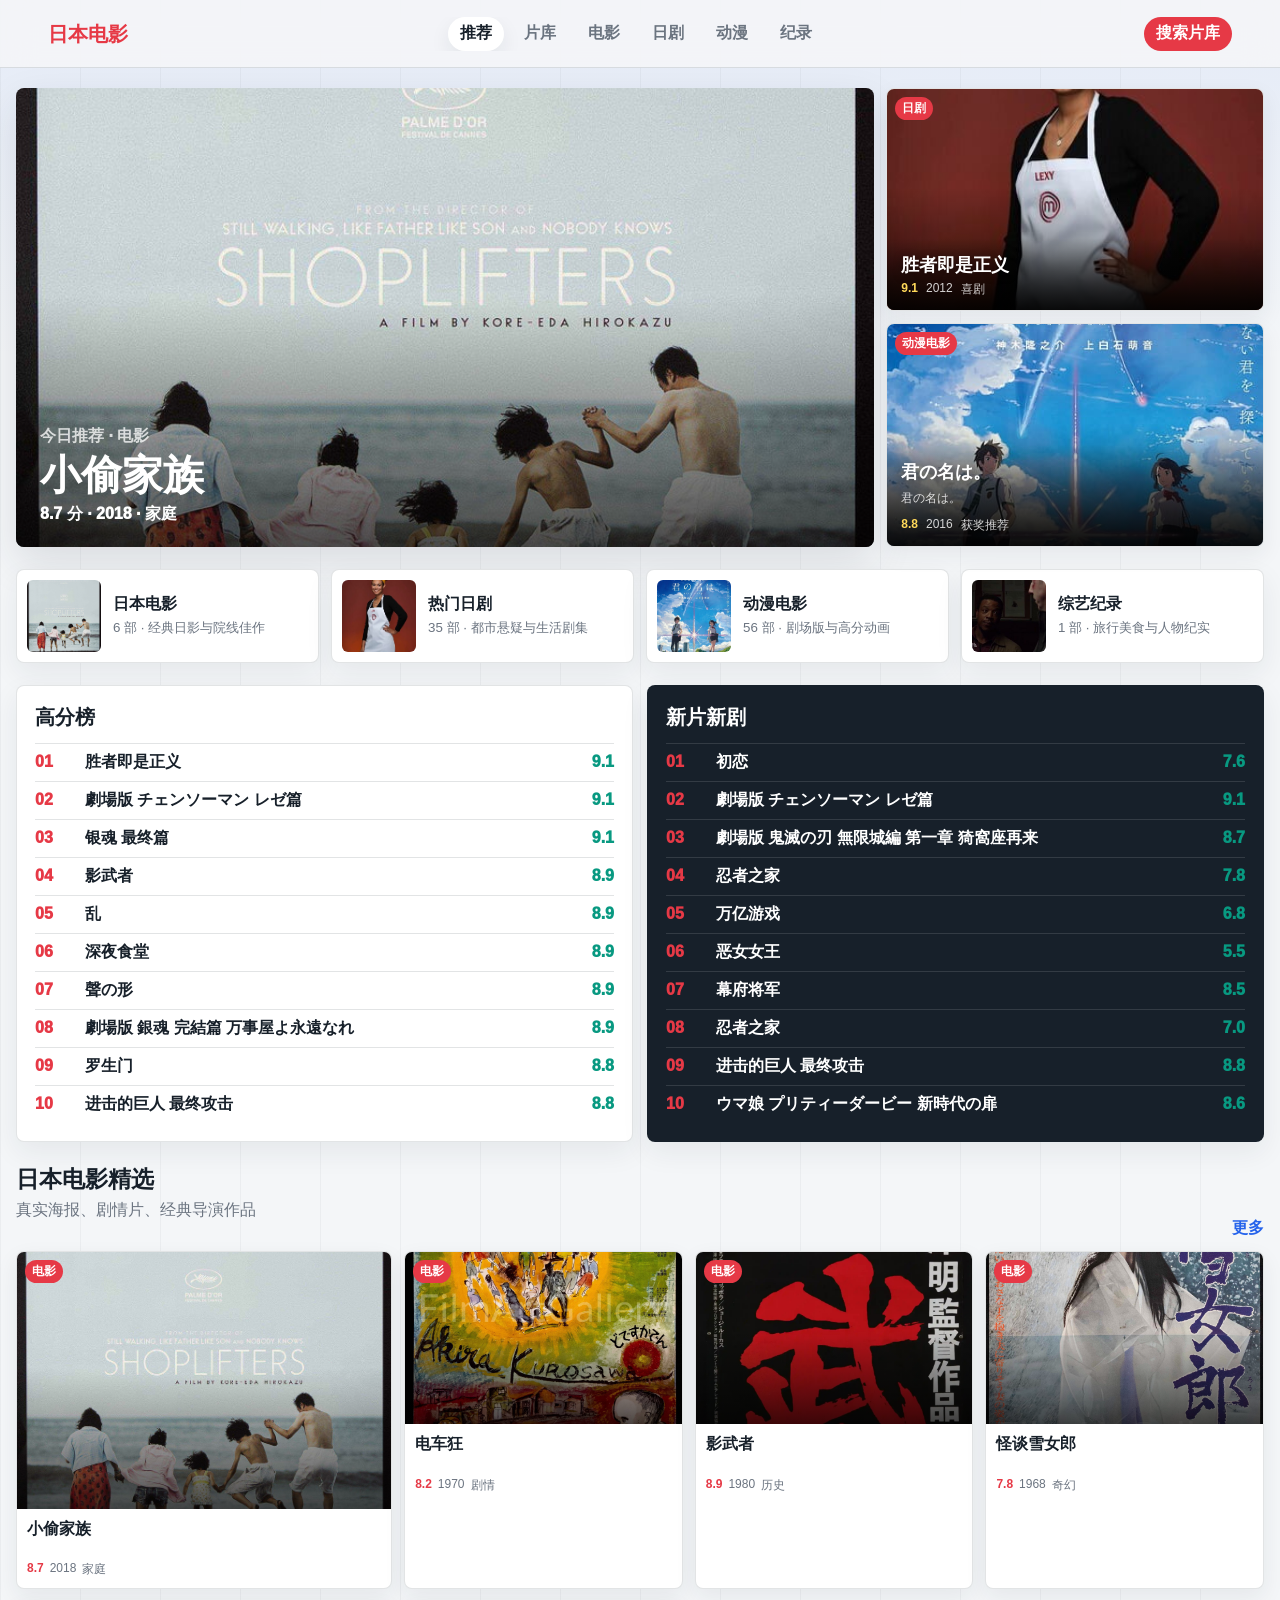
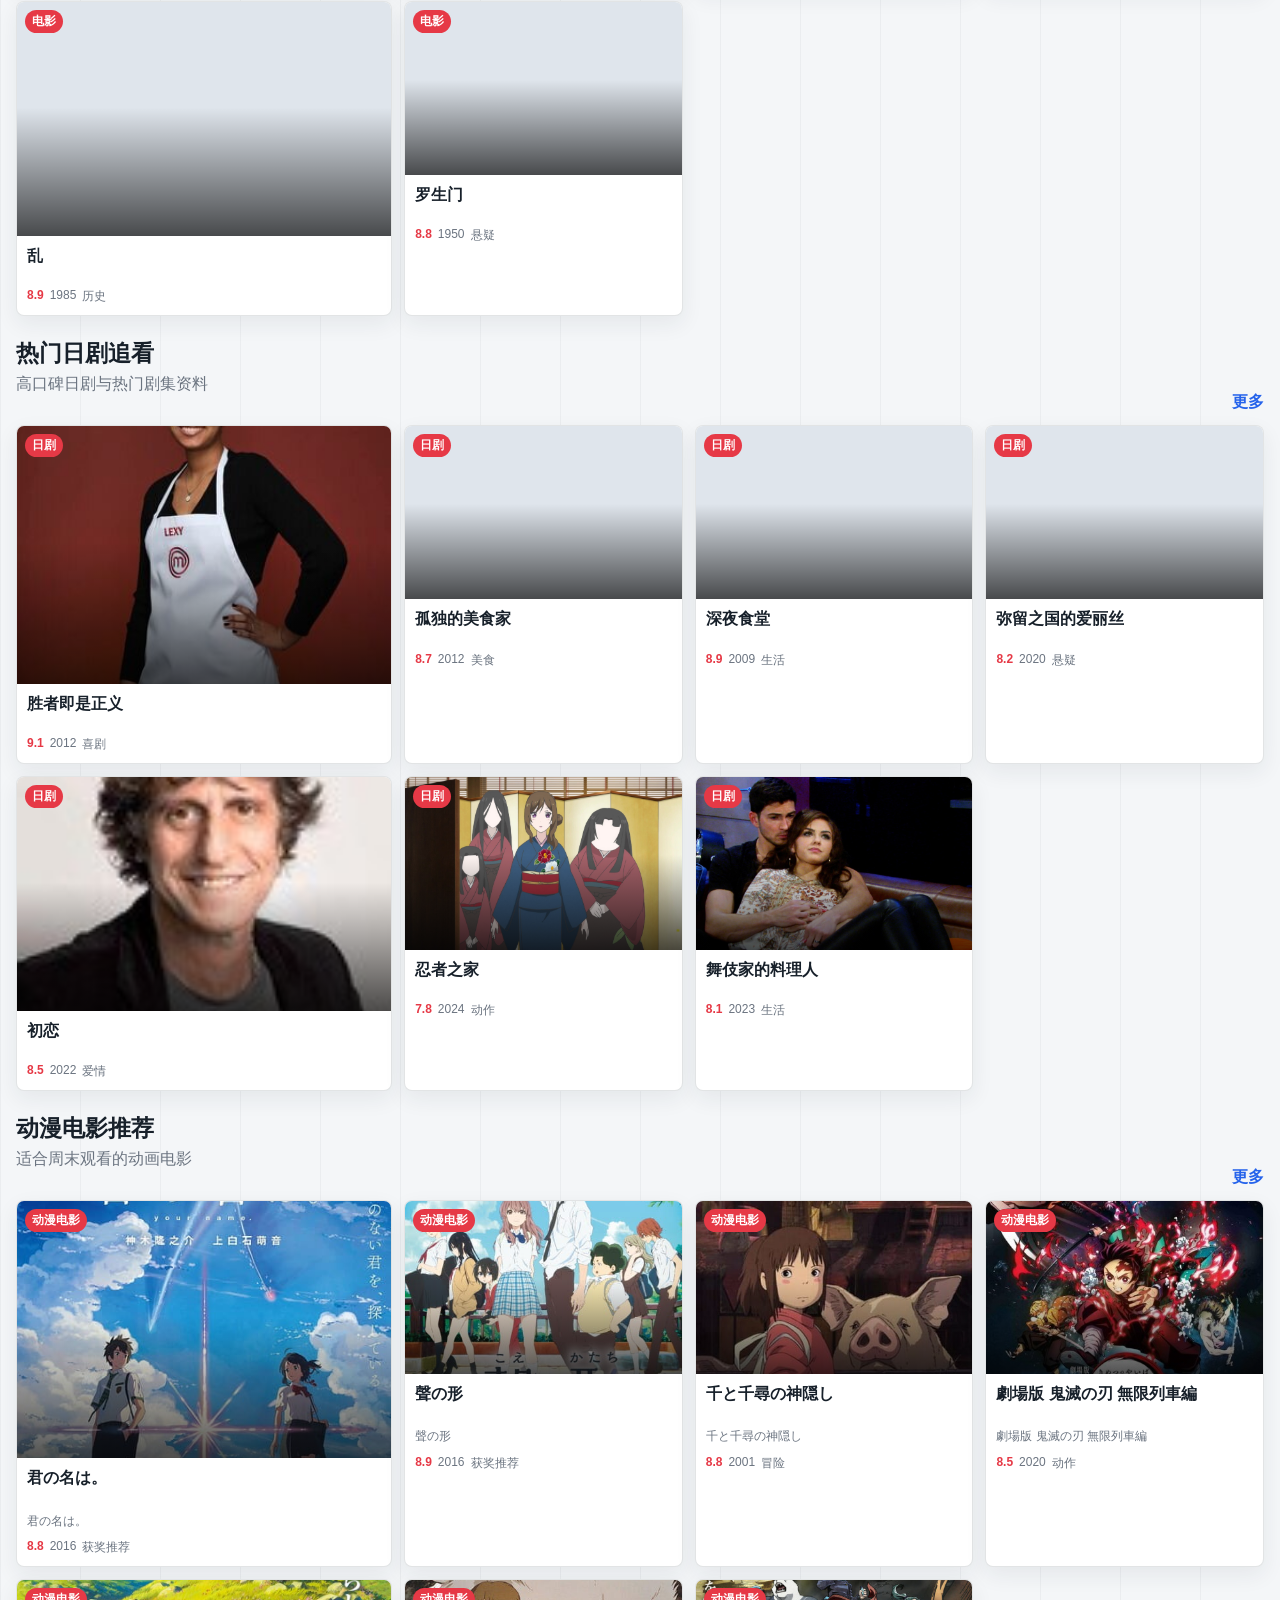
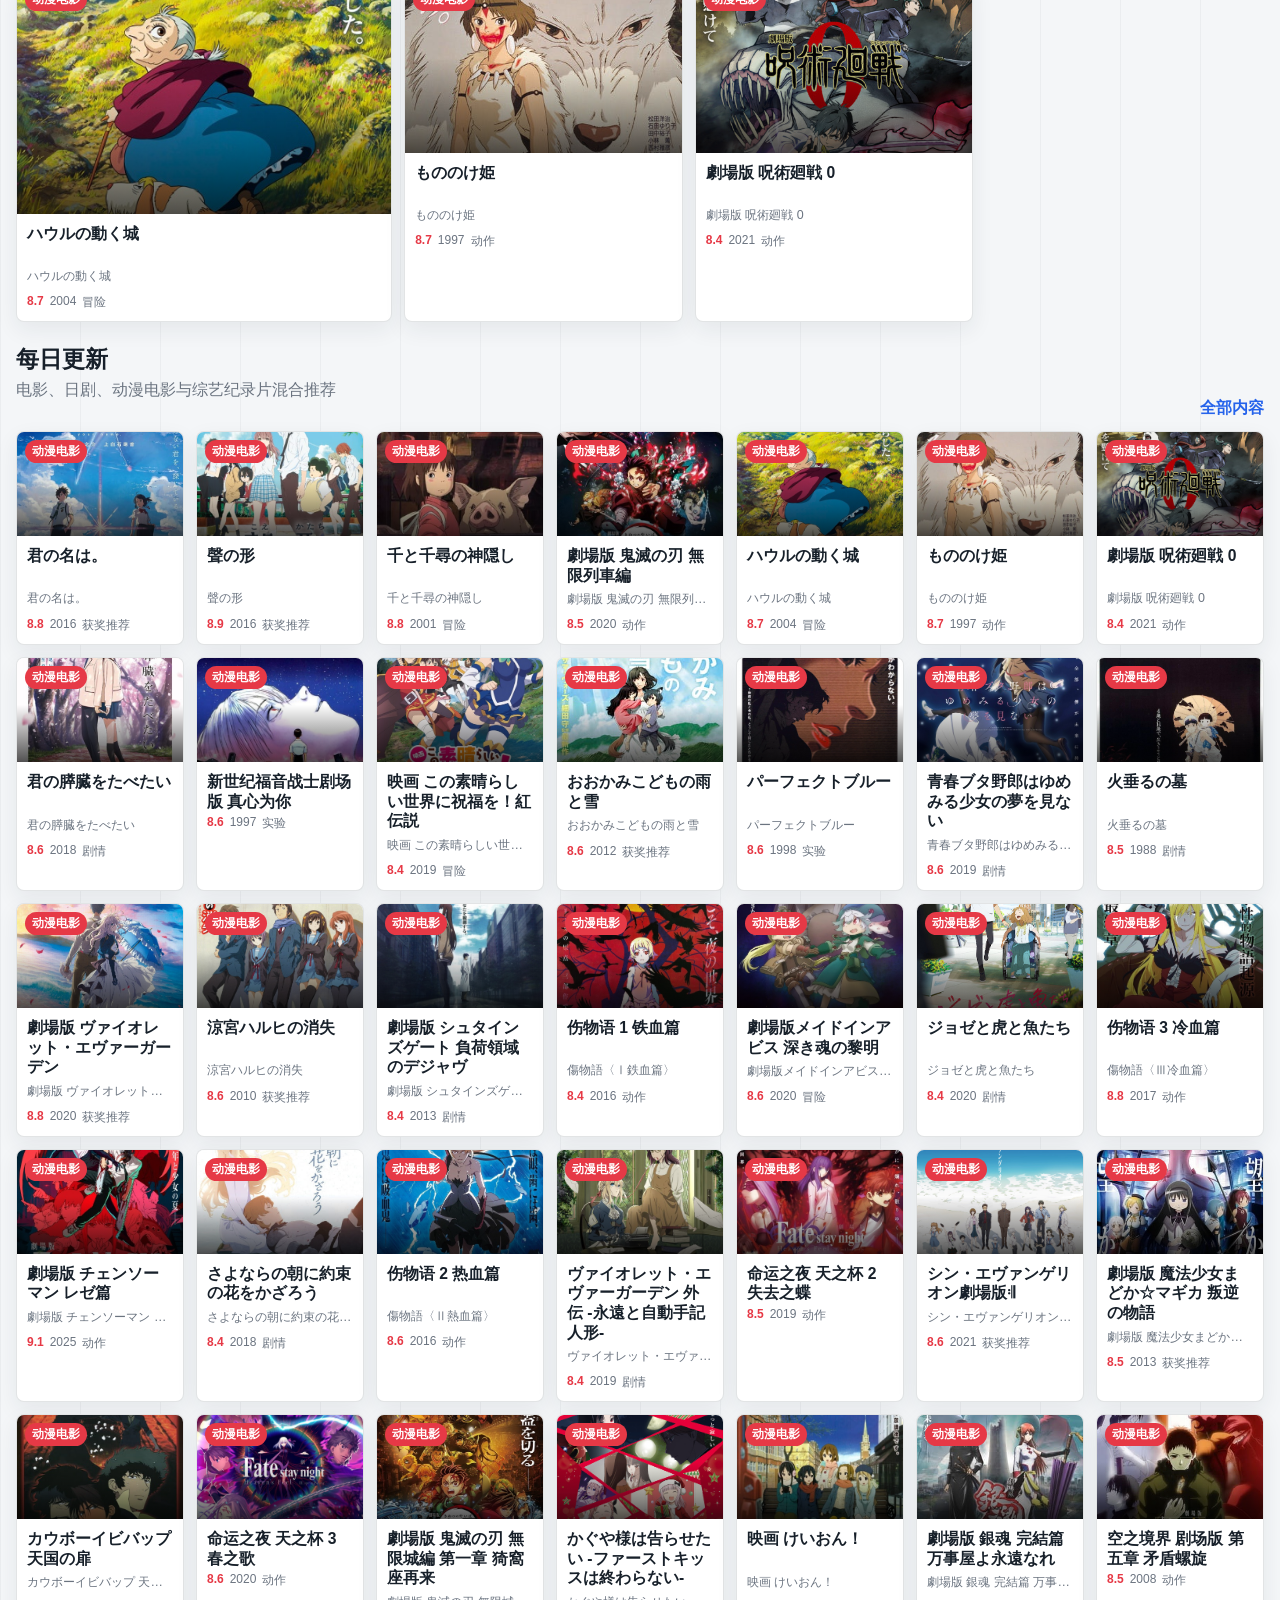
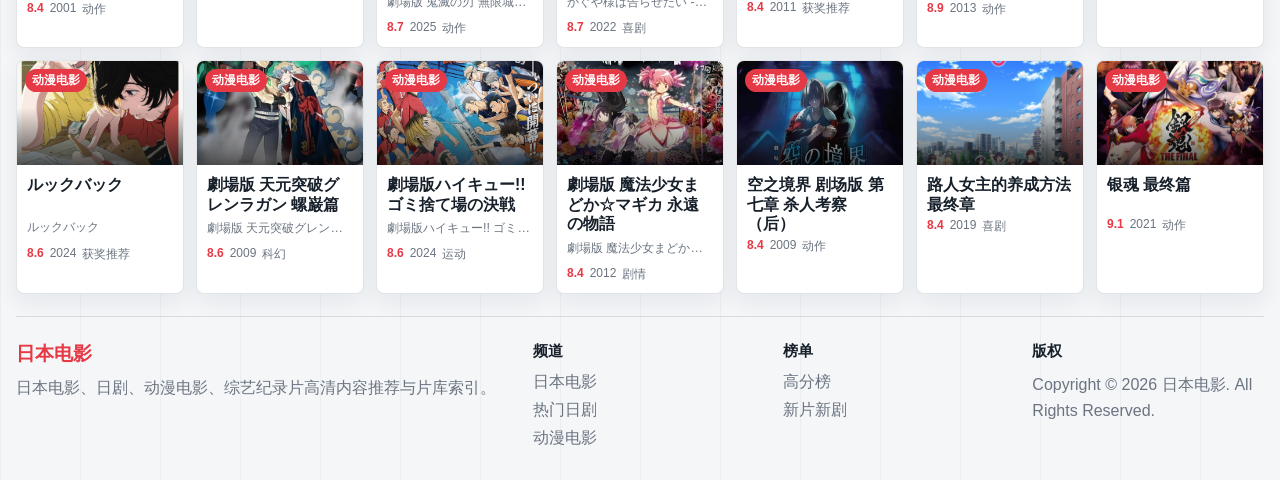
<file: index.html>
<!doctype html>
<html lang="zh-CN">
  <head>
    <meta charset="UTF-8" />
    <meta name="viewport" content="width=device-width, initial-scale=1.0" />
    <title>日本电影 - 最新日本电影日剧动漫综艺纪录片高清在线观看</title>
    <meta name="keywords" content="日本电影,日本电影在线观看,日本电影推荐,日本日剧,日本动漫电影,日本综艺纪录片,日本电影高清,日本影视片库,日本视频,日本经典电影" />
    <meta name="description" content="日本电影汇聚日本电影、日剧、动漫电影、综艺纪录片等高清内容，提供真实海报剧照、评分年份、热门榜单、频道分类和详情推荐，适合查找日系影视资源。" />
    <link rel="stylesheet" href="./styles.css" />
  </head>
  <body data-page="home">
    <header class="header">
      <a class="brand" href="./index.html">日本电影</a>
      <nav class="nav" aria-label="主导航">
        <a class="active" href="./index.html">推荐</a>
        <a href="./library.html">片库</a>
        <a href="./library.html?kind=电影">电影</a>
        <a href="./library.html?kind=日剧">日剧</a>
        <a href="./library.html?kind=动漫电影">动漫</a>
        <a href="./library.html?kind=综艺纪录">纪录</a>
      </nav>
      <a class="pill" href="./library.html">搜索片库</a>
    </header>

    <main>
      <section class="hero">
        <div class="hero-main" id="heroMain"></div>
        <div class="hero-side" id="heroSide"></div>
      </section>

      <section class="channels" id="channels" aria-label="频道入口"></section>

      <section class="dashboard">
        <aside class="list-panel"><h2>高分榜</h2><div id="rankList"></div></aside>
        <aside class="list-panel accent"><h2>新片新剧</h2><div id="freshList"></div></aside>
      </section>

      <section class="collection" id="movieCollection"></section>
      <section class="collection" id="dramaCollection"></section>
      <section class="collection" id="animeCollection"></section>

      <section class="section">
        <div class="section-head"><div><h2>每日更新</h2><p>电影、日剧、动漫电影与综艺纪录片混合推荐</p></div><a href="./library.html">全部内容</a></div>
        <div class="tile-grid" id="dailyGrid"></div>
      </section>
    </main>

    <footer class="footer">
      <div><strong>日本电影</strong><p>日本电影、日剧、动漫电影、综艺纪录片高清内容推荐与片库索引。</p></div>
      <div><h3>频道</h3><a href="./library.html?kind=电影">日本电影</a><a href="./library.html?kind=日剧">热门日剧</a><a href="./library.html?kind=动漫电影">动漫电影</a></div>
      <div><h3>榜单</h3><a href="./library.html?sort=score">高分榜</a><a href="./library.html?sort=year">新片新剧</a></div>
      <div><h3>版权</h3><p>Copyright © 2026 日本电影. All Rights Reserved.</p></div>
    </footer>

    <script src="./items.js?v=20260707-site0008"></script>
    <script src="./app.js?v=20260707-site0008"></script>
  </body>
</html>
</file>
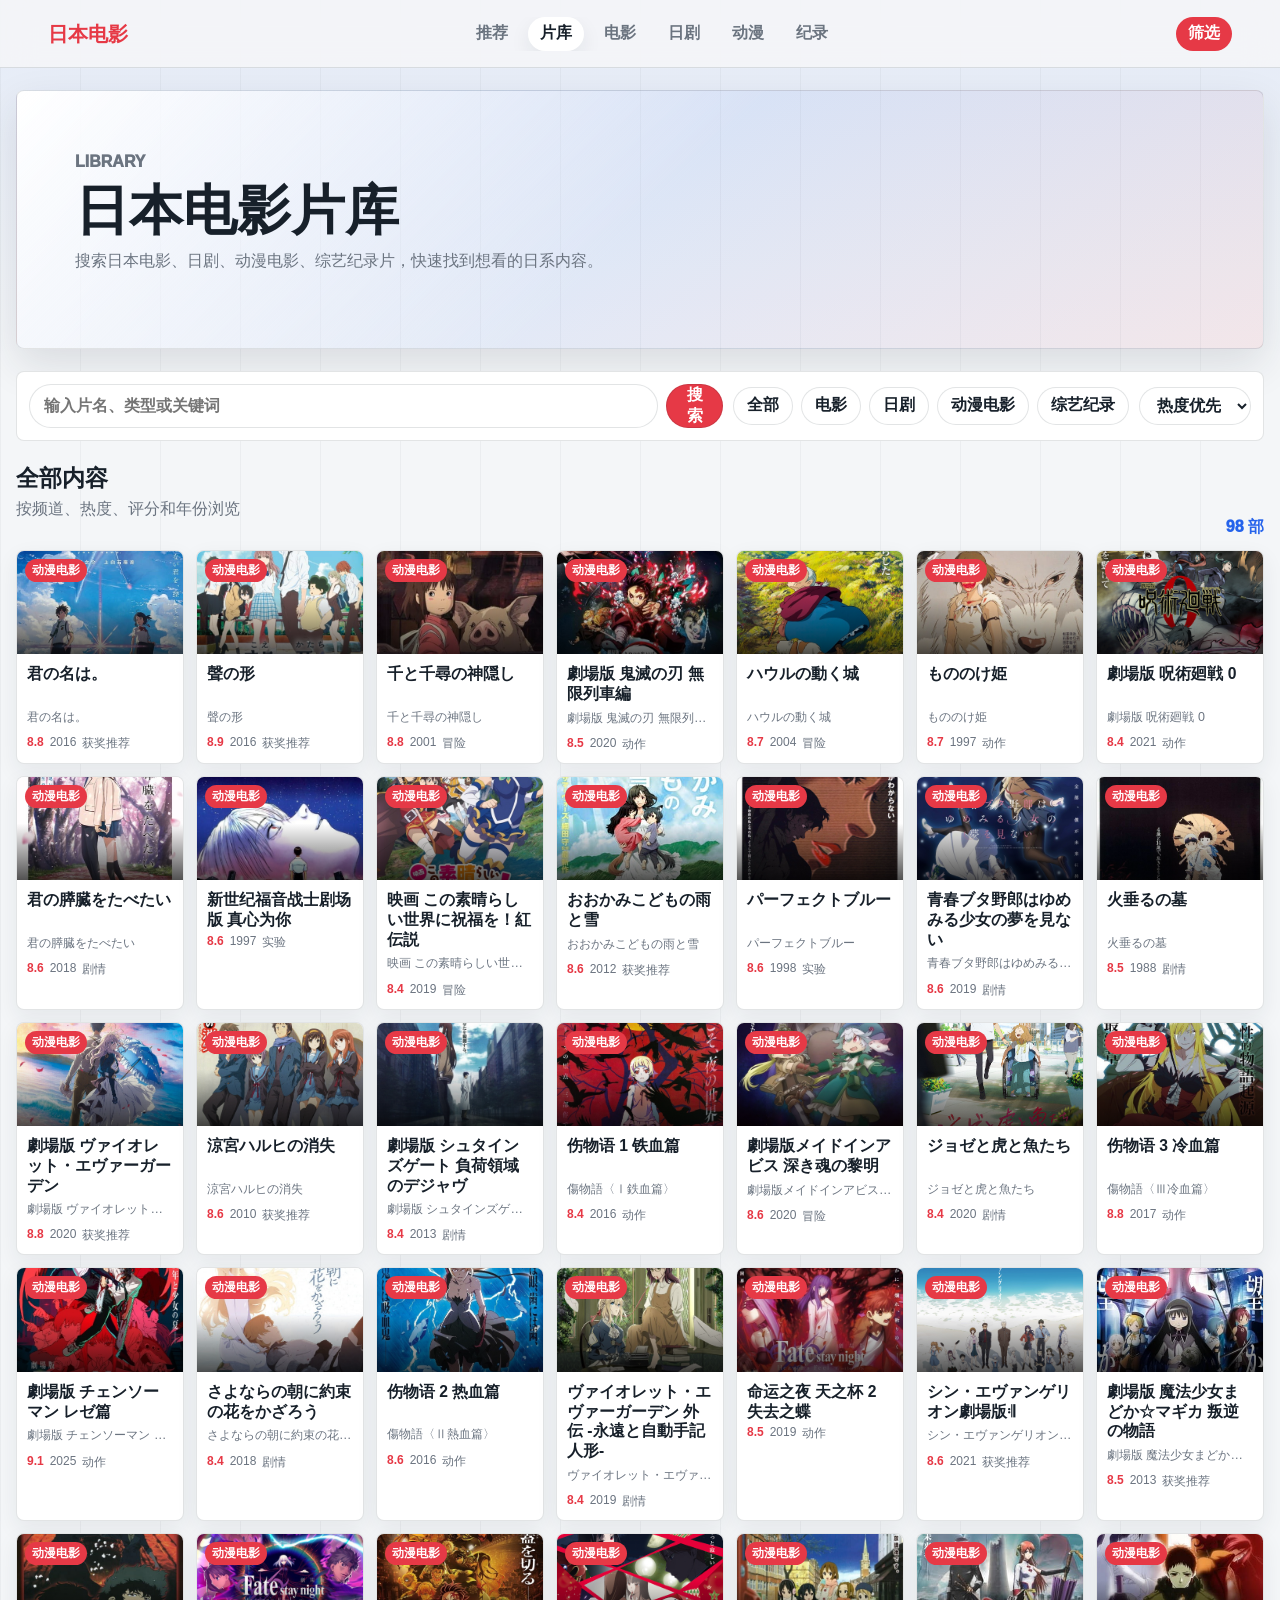
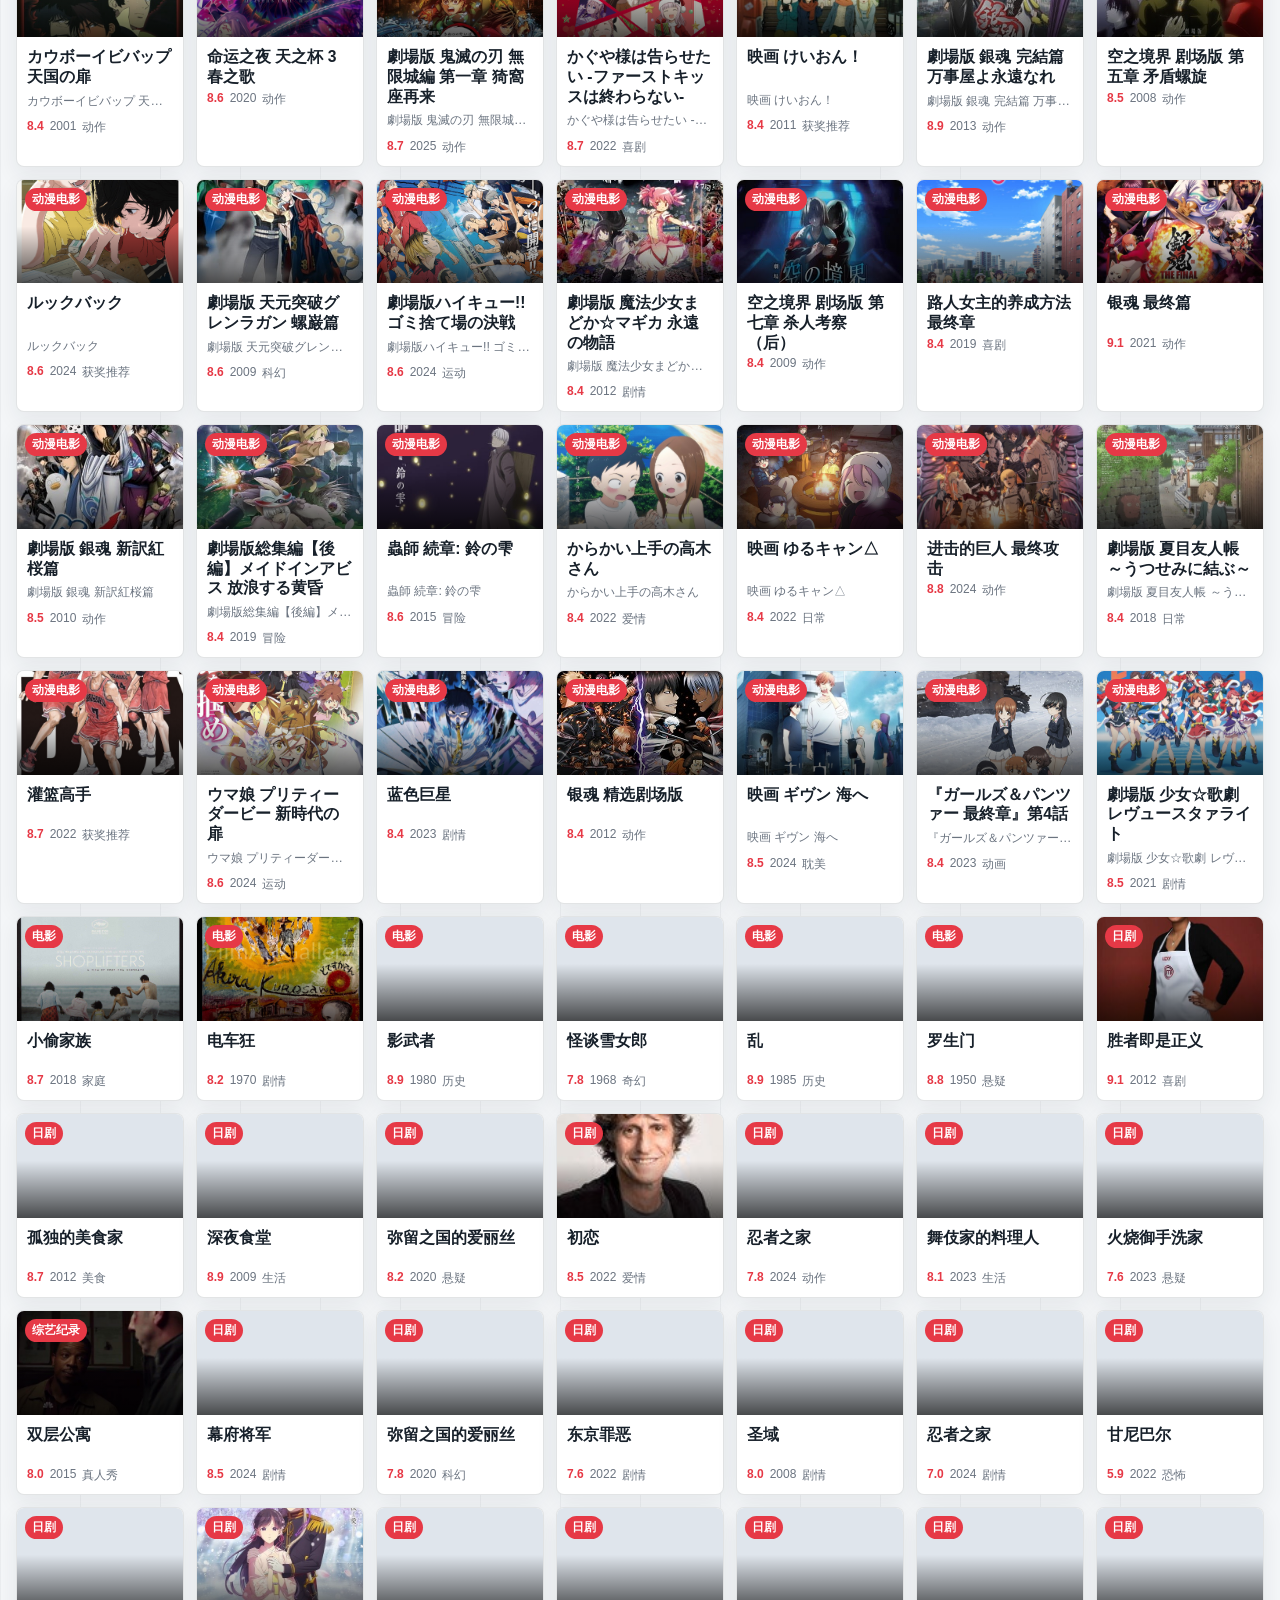
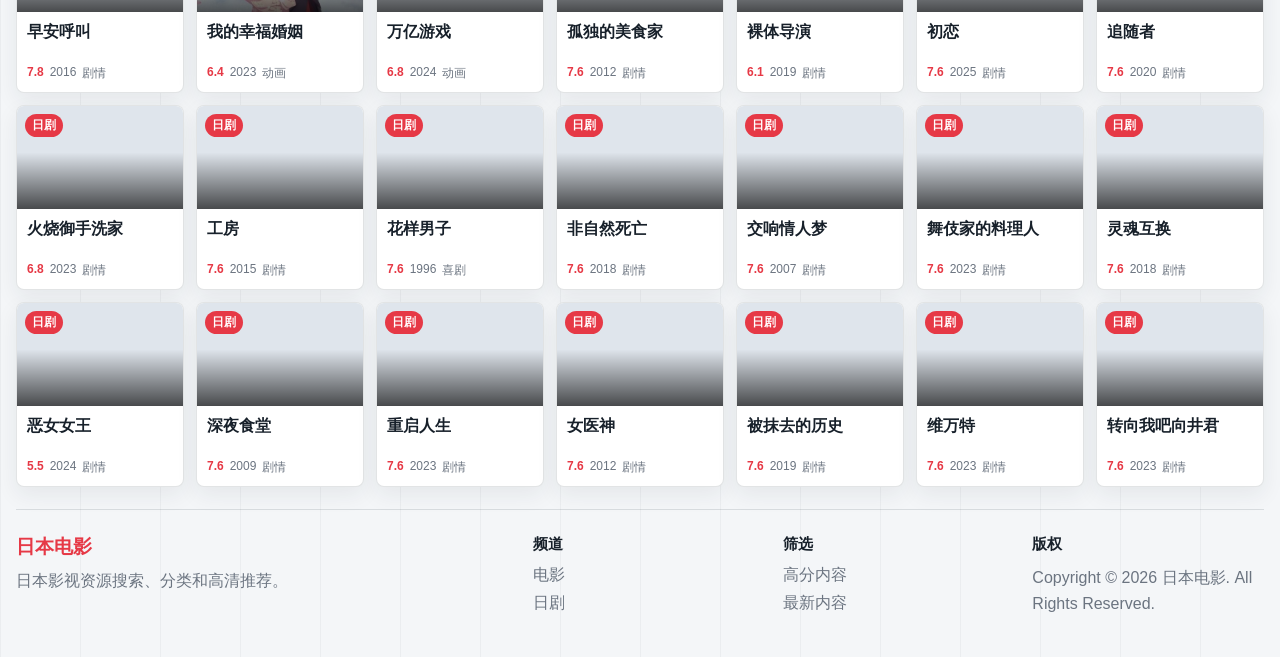
<file: library.html>
<!doctype html>
<html lang="zh-CN">
  <head>
    <meta charset="UTF-8" />
    <meta name="viewport" content="width=device-width, initial-scale=1.0" />
    <title>日本电影片库 - 日本电影日剧动漫综艺纪录片高清搜索</title>
    <meta name="keywords" content="日本电影片库,日本电影在线观看,日本电影搜索,日本日剧片库,日本动漫电影,日本综艺纪录片,日本电影分类,日本视频资源" />
    <meta name="description" content="日本电影片库收录日本电影、日剧、动漫电影、综艺纪录片等高清内容，支持关键词搜索、频道筛选、热度排序、评分排序和年份排序。" />
    <link rel="stylesheet" href="./styles.css" />
  </head>
  <body data-page="library">
    <header class="header">
      <a class="brand" href="./index.html">日本电影</a>
      <nav class="nav" aria-label="主导航">
        <a href="./index.html">推荐</a>
        <a class="active" href="./library.html">片库</a>
        <a href="./library.html?kind=电影">电影</a>
        <a href="./library.html?kind=日剧">日剧</a>
        <a href="./library.html?kind=动漫电影">动漫</a>
        <a href="./library.html?kind=综艺纪录">纪录</a>
      </nav>
      <a class="pill" href="#filters">筛选</a>
    </header>

    <main>
      <section class="page-title">
        <p class="label">Library</p>
        <h1>日本电影片库</h1>
        <p>搜索日本电影、日剧、动漫电影、综艺纪录片，快速找到想看的日系内容。</p>
      </section>

      <section class="filters" id="filters">
        <form id="searchForm" class="search-form">
          <input id="searchInput" type="search" placeholder="输入片名、类型或关键词" />
          <button type="submit">搜索</button>
        </form>
        <div class="filter-buttons">
          <button data-kind="全部">全部</button>
          <button data-kind="电影">电影</button>
          <button data-kind="日剧">日剧</button>
          <button data-kind="动漫电影">动漫电影</button>
          <button data-kind="综艺纪录">综艺纪录</button>
        </div>
        <select id="sortSelect" aria-label="排序">
          <option value="hot">热度优先</option>
          <option value="score">评分优先</option>
          <option value="year">年份优先</option>
        </select>
      </section>

      <section class="section">
        <div class="section-head"><div><h2 id="libraryTitle">全部内容</h2><p>按频道、热度、评分和年份浏览</p></div><span id="resultCount">0 部</span></div>
        <div class="tile-grid" id="libraryGrid"></div>
      </section>
    </main>

    <footer class="footer">
      <div><strong>日本电影</strong><p>日本影视资源搜索、分类和高清推荐。</p></div>
      <div><h3>频道</h3><a href="./library.html?kind=电影">电影</a><a href="./library.html?kind=日剧">日剧</a></div>
      <div><h3>筛选</h3><a href="./library.html?sort=score">高分内容</a><a href="./library.html?sort=year">最新内容</a></div>
      <div><h3>版权</h3><p>Copyright © 2026 日本电影. All Rights Reserved.</p></div>
    </footer>

    <script src="./items.js?v=20260707-site0008"></script>
    <script src="./app.js?v=20260707-site0008"></script>
  </body>
</html>
</file>
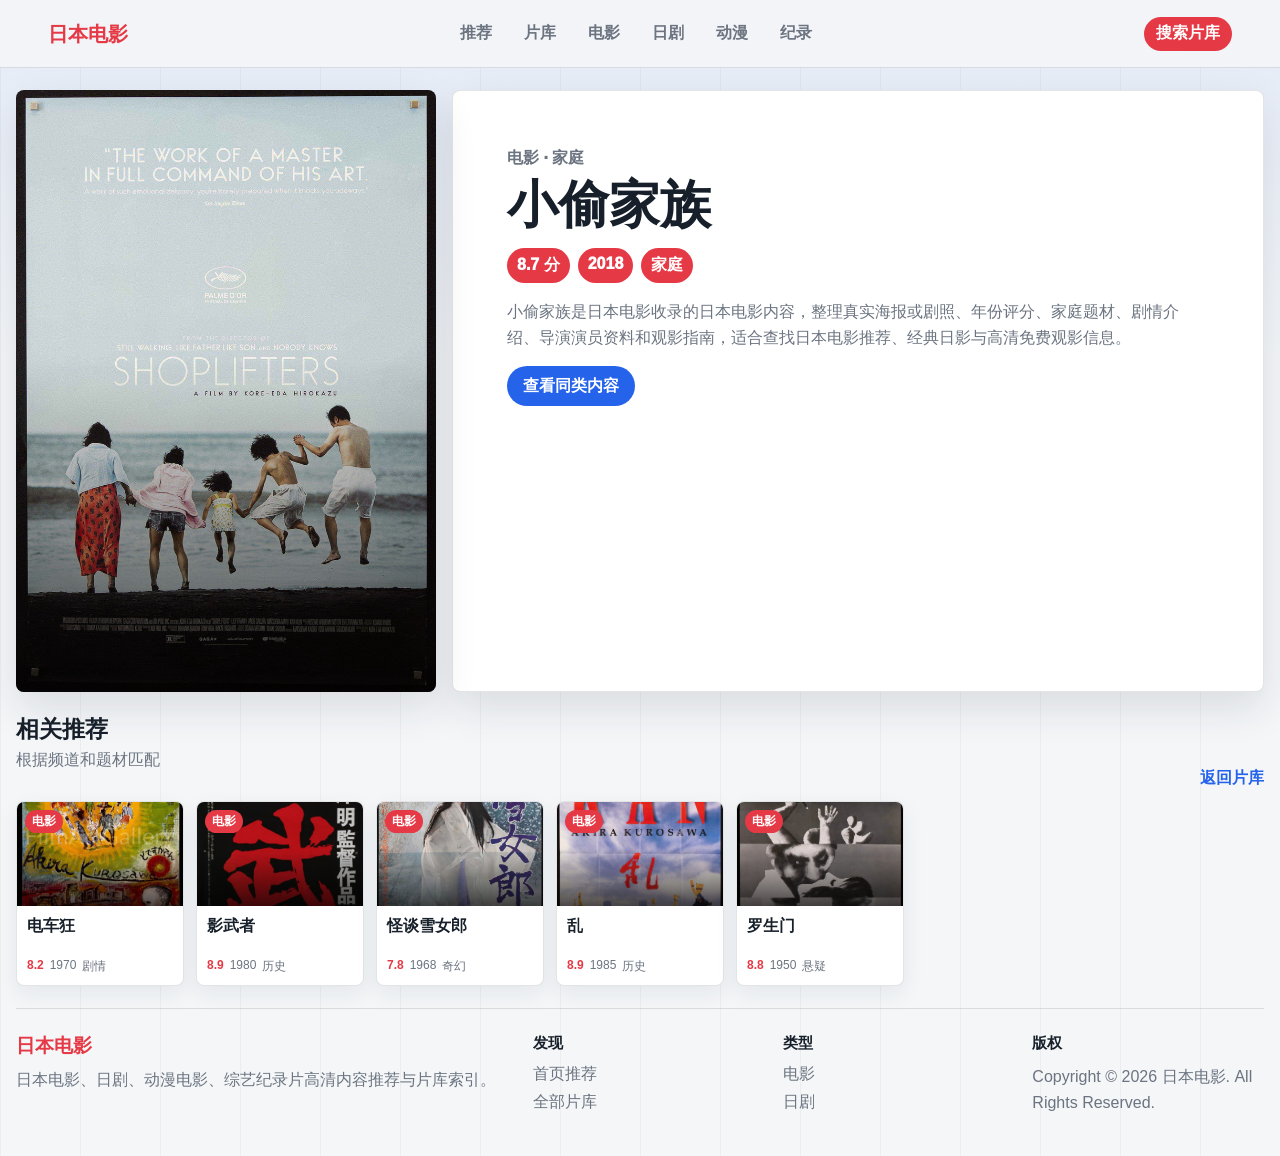
<file: movie.html>
<!doctype html>
<html lang="zh-CN">
  <head>
    <meta charset="UTF-8" />
    <meta name="viewport" content="width=device-width, initial-scale=1.0" />
    <title>日本电影详情 - 日本电影日剧动漫综艺纪录片高清资料</title>
    <meta name="keywords" content="日本电影详情,日本电影高清,日本电影在线观看,日本日剧剧情,日本动漫电影,日本综艺纪录片,日本电影推荐,日本影视资料" />
    <meta name="description" content="查看日本电影、日剧、动漫电影、综艺纪录片详情资料，包含真实海报剧照、评分年份、类型、剧情简介和相关内容推荐。" />
    <link rel="stylesheet" href="./styles.css" />
  </head>
  <body data-page="detail">
    <header class="header">
      <a class="brand" href="./index.html">日本电影</a>
      <nav class="nav" aria-label="主导航">
        <a href="./index.html">推荐</a>
        <a href="./library.html">片库</a>
        <a href="./library.html?kind=电影">电影</a>
        <a href="./library.html?kind=日剧">日剧</a>
        <a href="./library.html?kind=动漫电影">动漫</a>
        <a href="./library.html?kind=综艺纪录">纪录</a>
      </nav>
      <a class="pill" href="./library.html">搜索片库</a>
    </header>

    <main>
      <section class="detail" id="detailRoot"></section>
      <section class="section">
        <div class="section-head"><div><h2>相关推荐</h2><p>根据频道和题材匹配</p></div><a href="./library.html">返回片库</a></div>
        <div class="tile-grid" id="relatedGrid"></div>
      </section>
    </main>

    <footer class="footer">
      <div><strong>日本电影</strong><p>日本电影、日剧、动漫电影、综艺纪录片高清内容推荐与片库索引。</p></div>
      <div><h3>发现</h3><a href="./index.html">首页推荐</a><a href="./library.html">全部片库</a></div>
      <div><h3>类型</h3><a href="./library.html?kind=电影">电影</a><a href="./library.html?kind=日剧">日剧</a></div>
      <div><h3>版权</h3><p>Copyright © 2026 日本电影. All Rights Reserved.</p></div>
    </footer>

    <script src="./items.js?v=20260707-site0008"></script>
    <script src="./app.js?v=20260707-site0008"></script>
  </body>
</html>
</file>
<file: styles.css>
:root {
  color-scheme: light;
  font-family: "Microsoft YaHei UI", "PingFang SC", "Noto Sans SC", Arial, sans-serif;
  --bg: #f4f6f8;
  --paper: #ffffff;
  --ink: #17202a;
  --muted: #6b7480;
  --line: rgba(23,32,42,.12);
  --red: #e63946;
  --blue: #2563eb;
  --green: #089981;
  --shadow: 0 16px 42px rgba(31,41,55,.12);
}

* { box-sizing: border-box; }
html { scroll-behavior: smooth; }
body {
  margin: 0;
  min-height: 100vh;
  color: var(--ink);
  background:
    linear-gradient(90deg, rgba(23,32,42,.04) 1px, transparent 1px),
    linear-gradient(180deg, rgba(37,99,235,.08), transparent 360px),
    var(--bg);
  background-size: 80px 80px, auto;
}
a { color: inherit; text-decoration: none; }
img { display: block; width: 100%; height: 100%; object-fit: cover; }
h1,h2,h3,p { margin-top: 0; }

.header {
  position: sticky;
  top: 0;
  z-index: 40;
  display: grid;
  grid-template-columns: auto minmax(0, 1fr) auto;
  gap: 20px;
  align-items: center;
  min-height: 68px;
  padding: 0 clamp(16px, 4vw, 48px);
  border-bottom: 1px solid var(--line);
  background: rgba(244,246,248,.9);
  backdrop-filter: blur(16px);
}
.brand { font-size: 1.28rem; font-weight: 950; color: var(--red); white-space: nowrap; }
.nav { display: flex; justify-content: center; gap: 8px; overflow-x: auto; white-space: nowrap; }
.nav a,.pill {
  display: inline-flex;
  align-items: center;
  justify-content: center;
  min-height: 34px;
  padding: 0 12px;
  border-radius: 999px;
  color: var(--muted);
  font-weight: 950;
}
.nav a.active,.nav a:hover { color: var(--ink); background: #fff; box-shadow: 0 8px 20px rgba(31,41,55,.08); }
.pill { color: #fff; background: var(--red); }

.hero {
  width: min(1320px, calc(100% - 32px));
  margin: 20px auto 0;
  display: grid;
  grid-template-columns: minmax(0, 1fr) minmax(300px, .44fr);
  gap: 12px;
  align-items: stretch;
}
.hero-main {
  min-height: 0;
  aspect-ratio: 16 / 8.55;
  overflow: hidden;
  border-radius: 8px;
  background: #dfe5ec;
  box-shadow: var(--shadow);
}
.hero-main a { position: relative; display: block; height: 100%; }
.hero-main a::after,.cover::after,.detail-cover::after {
  content: "";
  position: absolute;
  inset: 0;
  background: linear-gradient(180deg, transparent 45%, rgba(0,0,0,.68));
  pointer-events: none;
}
.hero-copy {
  position: absolute;
  left: 24px;
  right: 24px;
  bottom: 22px;
  z-index: 2;
  color: #fff;
}
.hero-copy p { margin-bottom: 8px; color: rgba(255,255,255,.76); font-weight: 950; }
.hero-copy h1 { margin-bottom: 8px; font-size: clamp(2rem, 3.2vw, 4rem); line-height: 1; letter-spacing: 0; }
.hero-copy span { font-weight: 950; }
.hero-side {
  display: grid;
  grid-template-rows: repeat(2, minmax(0, 1fr));
  gap: 12px;
}

.channels,.dashboard,.collection,.section,.page-title,.filters,.detail,.footer {
  width: min(1320px, calc(100% - 32px));
  margin: 22px auto 0;
}
.channels {
  display: grid;
  grid-template-columns: repeat(4, minmax(0, 1fr));
  gap: 12px;
}
.channel {
  display: grid;
  grid-template-columns: 74px minmax(0,1fr);
  gap: 12px;
  align-items: center;
  min-height: 92px;
  padding: 10px;
  border: 1px solid var(--line);
  border-radius: 8px;
  background: var(--paper);
  box-shadow: 0 10px 28px rgba(31,41,55,.07);
}
.channel img { height: 72px; border-radius: 6px; }
.channel b,.channel small { display: block; overflow: hidden; text-overflow: ellipsis; white-space: nowrap; }
.channel small { margin-top: 4px; color: var(--muted); }

.dashboard {
  display: grid;
  grid-template-columns: repeat(2, minmax(0, 1fr));
  gap: 14px;
}
.list-panel {
  padding: 18px;
  border-radius: 8px;
  background: var(--paper);
  border: 1px solid var(--line);
  box-shadow: 0 10px 28px rgba(31,41,55,.07);
}
.list-panel.accent { background: #17202a; color: #fff; }
.list-panel h2 { margin-bottom: 12px; font-size: 1.25rem; }
.text-link {
  display: grid;
  grid-template-columns: 38px minmax(0,1fr) auto;
  gap: 12px;
  align-items: center;
  min-height: 38px;
  border-top: 1px solid var(--line);
}
.list-panel.accent .text-link { border-color: rgba(255,255,255,.12); }
.text-link span { color: var(--red); font-weight: 950; }
.text-link b { overflow: hidden; text-overflow: ellipsis; white-space: nowrap; }
.text-link em { color: var(--green); font-style: normal; font-weight: 950; }

.section-head {
  display: flex;
  align-items: end;
  justify-content: space-between;
  gap: 14px;
  margin-bottom: 12px;
}
.section-head h2 { margin-bottom: 2px; font-size: 1.42rem; }
.section-head p,.tile-copy p,.page-title p,.detail-copy p,.footer p { color: var(--muted); line-height: 1.62; }
.section-head a,#resultCount { color: var(--blue); font-weight: 950; }
.collection-grid {
  display: grid;
  grid-template-columns: 1.35fr repeat(3, minmax(0, 1fr));
  gap: 12px;
}
.tile-grid {
  display: grid;
  grid-template-columns: repeat(auto-fill, minmax(154px, 1fr));
  gap: 12px;
}
.tile {
  overflow: hidden;
  border: 1px solid var(--line);
  border-radius: 8px;
  background: var(--paper);
  box-shadow: 0 8px 22px rgba(31,41,55,.07);
  transition: transform .18s ease, box-shadow .18s ease;
}
.tile:hover { transform: translateY(-3px); box-shadow: var(--shadow); }
.side-tile { min-height: 0; }
.hero-side .side-tile { position: relative; overflow: hidden; }
.side-tile a {
  display: grid;
  grid-template-columns: minmax(120px, 42%) minmax(0, 1fr);
  height: 100%;
}
.hero-side .side-tile a {
  position: relative;
  grid-template-columns: 1fr;
  overflow: hidden;
}
.cover {
  position: relative;
  aspect-ratio: 16 / 10;
  overflow: hidden;
  background: #dfe5ec;
}
.feature-tile .cover { aspect-ratio: 16 / 11; }
.hero-side .side-tile .cover {
  position: absolute;
  inset: 0;
  height: 100%;
  aspect-ratio: auto;
}
.cover span {
  position: absolute;
  top: 8px;
  left: 8px;
  z-index: 2;
  padding: 4px 7px;
  border-radius: 999px;
  color: #fff;
  background: var(--red);
  font-size: .72rem;
  font-weight: 950;
}
.tile-copy { padding: 10px; }
.tile-copy h3 { margin-bottom: 4px; min-height: 2.45em; font-size: .98rem; line-height: 1.25; }
.tile-copy p { margin-bottom: 8px; font-size: .78rem; overflow: hidden; text-overflow: ellipsis; white-space: nowrap; }
.tile-copy div { display: flex; flex-wrap: wrap; gap: 6px; color: var(--muted); font-size: .75rem; }
.tile-copy b { color: var(--red); }
.tile-copy em { font-style: normal; }
.side-tile .tile-copy {
  display: grid;
  align-content: center;
  padding: 12px;
}
.hero-side .side-tile .tile-copy {
  position: absolute;
  left: 0;
  right: 0;
  bottom: 0;
  z-index: 2;
  padding: 16px 14px 12px;
  color: #fff;
  background: linear-gradient(180deg, rgba(0,0,0,0), rgba(0,0,0,.84));
}
.side-tile .tile-copy h3 {
  min-height: auto;
  font-size: 1rem;
}
.hero-side .side-tile .tile-copy h3 {
  margin-bottom: 5px;
  font-size: 1.14rem;
  text-shadow: 0 2px 10px rgba(0,0,0,.45);
}
.hero-side .side-tile .tile-copy p,
.hero-side .side-tile .tile-copy div {
  color: rgba(255,255,255,.82);
}
.hero-side .side-tile .tile-copy div {
  gap: 8px;
}
.hero-side .side-tile .tile-copy b { color: #ffd95a; }

.page-title {
  padding: clamp(28px, 5vw, 58px);
  border: 1px solid var(--line);
  border-radius: 8px;
  background: linear-gradient(135deg, #fff, rgba(37,99,235,.08), rgba(230,57,70,.08));
  box-shadow: var(--shadow);
}
.label { margin-bottom: 8px; color: var(--green); font-weight: 950; text-transform: uppercase; }
.page-title h1 { margin-bottom: 10px; font-size: clamp(2.2rem, 4.2vw, 4.8rem); line-height: 1.02; }
.filters {
  display: grid;
  grid-template-columns: minmax(260px, 1fr) auto auto;
  gap: 10px;
  align-items: center;
  padding: 12px;
  border: 1px solid var(--line);
  border-radius: 8px;
  background: var(--paper);
}
.search-form { display: flex; gap: 8px; }
.search-form input,.search-form button,.filter-buttons button,.filters select {
  min-height: 38px;
  border: 1px solid var(--line);
  border-radius: 999px;
  background: #fff;
  color: var(--ink);
  font: inherit;
  font-weight: 900;
}
.search-form input { width: 100%; padding: 0 14px; }
.search-form button,.filter-buttons button,.filters select { padding: 0 13px; }
.filter-buttons { display: flex; flex-wrap: wrap; gap: 8px; }
.search-form button,.filter-buttons button:hover { color: #fff; background: var(--red); }

.detail {
  display: grid;
  grid-template-columns: minmax(260px, 420px) minmax(0,1fr);
  gap: 16px;
  align-items: stretch;
}
.detail-cover {
  position: relative;
  min-height: 520px;
  overflow: hidden;
  border-radius: 8px;
  background: #dfe5ec;
  box-shadow: var(--shadow);
}
.detail-copy {
  padding: clamp(24px, 5vw, 54px);
  border: 1px solid var(--line);
  border-radius: 8px;
  background: var(--paper);
  box-shadow: var(--shadow);
}
.detail-copy h1 { margin-bottom: 10px; font-size: clamp(2.2rem, 4vw, 4.6rem); line-height: 1.03; }
.origin { font-weight: 950; }
.badges { display: flex; flex-wrap: wrap; gap: 8px; margin: 16px 0; }
.badges span { padding: 7px 10px; border-radius: 999px; color: #fff; background: var(--red); font-weight: 950; }
.button { display: inline-flex; align-items: center; min-height: 40px; padding: 0 16px; border-radius: 999px; color: #fff; background: var(--blue); font-weight: 950; }

.footer {
  display: grid;
  grid-template-columns: minmax(260px, 1.4fr) repeat(3, minmax(160px, .65fr));
  gap: 18px;
  margin-bottom: 24px;
  padding: 24px 0 0;
  border-top: 1px solid var(--line);
}
.footer strong { display: block; margin-bottom: 8px; color: var(--red); font-size: 1.2rem; }
.footer h3 { margin-bottom: 10px; font-size: .95rem; }
.footer a { display: block; margin: 7px 0; color: var(--muted); }
.image-missing { outline: 2px solid #ff4444; }

@media (max-width: 1080px) {
  .hero,.dashboard,.detail { grid-template-columns: 1fr; }
  .hero-main { min-height: 340px; aspect-ratio: auto; }
  .hero-side { grid-template-columns: repeat(2, minmax(0, 1fr)); }
  .side-tile a { grid-template-columns: 1fr; }
  .side-tile .cover { height: 128px; }
  .channels { grid-template-columns: repeat(2, minmax(0, 1fr)); }
  .collection-grid { grid-template-columns: repeat(2, minmax(0, 1fr)); }
  .feature-tile { grid-column: span 2; }
  .filters { grid-template-columns: 1fr; }
}

@media (max-width: 720px) {
  .header { grid-template-columns: 1fr; gap: 8px; padding: 12px 16px; }
  .nav { justify-content: start; }
  .hero,.channels,.dashboard,.collection,.section,.page-title,.filters,.detail,.footer { width: calc(100% - 24px); }
  .hero-main { min-height: auto; aspect-ratio: 16 / 11; }
  .hero-side,.channels,.collection-grid,.footer { grid-template-columns: 1fr; }
  .hero-side { grid-template-rows: auto; }
  .feature-tile { grid-column: auto; }
  .tile-grid { grid-template-columns: repeat(2, minmax(0, 1fr)); }
  .detail-cover { min-height: auto; aspect-ratio: 2 / 2.8; }
}
</file>
